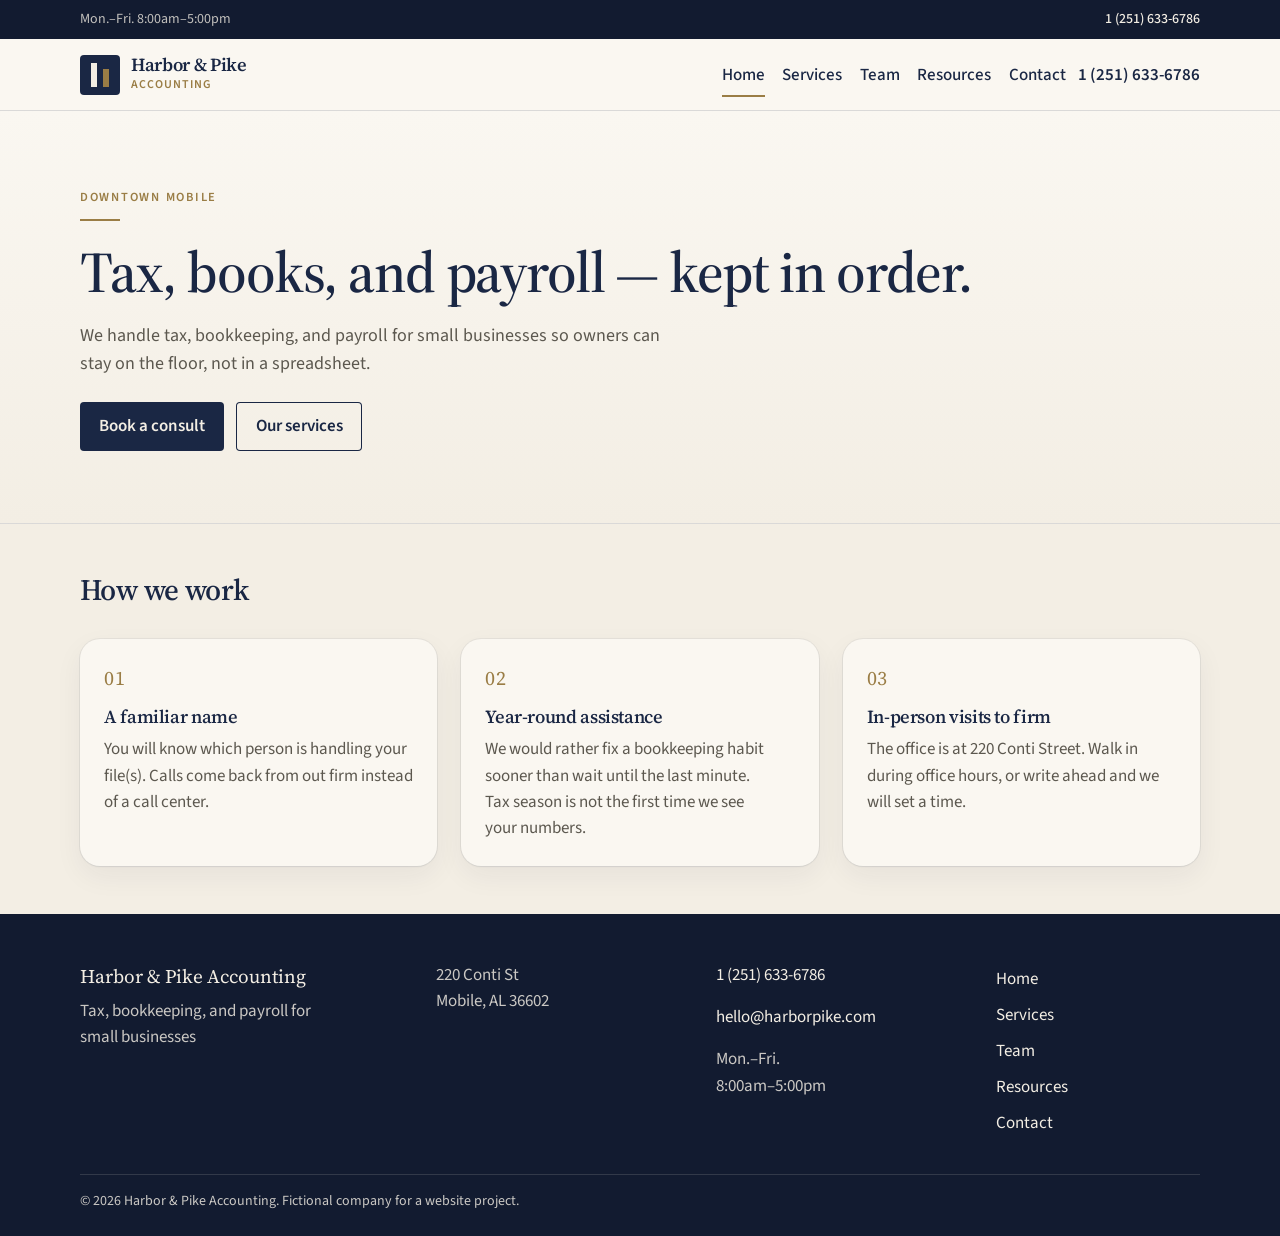
<file: index.html>
<!DOCTYPE html>
<html lang="en">
<head>
  <meta charset="utf-8">
  <meta name="viewport" content="width=device-width, initial-scale=1">
  <title>Harbor & Pike Accounting | Tax, bookkeeping, and payroll</title>
  <meta name="description" content="Harbor & Pike Accounting is a downtown Mobile firm for tax, bookkeeping, and payroll for small businesses.">
  <link rel="icon" href="favicon.svg" type="image/svg+xml">
  <link rel="preconnect" href="https://fonts.googleapis.com">
  <link rel="preconnect" href="https://fonts.gstatic.com" crossorigin>
  <link href="https://fonts.googleapis.com/css2?family=Source+Sans+3:ital,wght@0,400;0,500;0,600;1,400&family=Source+Serif+4:opsz,wght@8..60,500;8..60,600&display=swap" rel="stylesheet">
  <link rel="stylesheet" href="css/styles.css">
</head>
<body>
  <a class="skip-link" href="#main">Skip to content</a>

  <div class="topbar">
    <div class="wrap">
      <span class="topbar-extra">Mon.–Fri. 8:00am–5:00pm</span>
      <a href="tel:+12516336786">1 (251) 633-6786</a>
    </div>
  </div>

  <header class="site-header">
    <div class="wrap header-inner">
      <a class="logo" href="index.html">
        <svg class="logo-mark" viewBox="0 0 40 40" aria-hidden="true" focusable="false">
          <rect width="40" height="40" rx="4" fill="#1a2744"/>
          <rect x="11" y="8" width="6" height="24" fill="#f3eee4"/>
          <rect x="23" y="14" width="6" height="18" fill="#9a7d45"/>
        </svg>
        <span class="logo-text">
          <span class="logo-name">Harbor & Pike</span>
          <span class="logo-place">Accounting</span>
        </span>
      </a>
      <button class="menu-button" type="button" aria-expanded="false" aria-controls="site-nav">Menu</button>
      <nav id="site-nav" class="site-nav" aria-label="Primary">
        <ul>
          <li><a href="index.html" class="is-current" aria-current="page">Home</a></li>
          <li><a href="services.html">Services</a></li>
          <li><a href="team.html">Team</a></li>
          <li><a href="resources.html">Resources</a></li>
          <li><a href="contact.html">Contact</a></li>
        </ul>
      </nav>
      <a class="header-phone" href="tel:+12516336786">1 (251) 633-6786</a>
    </div>
  </header>

  <main id="main">
    <section class="hero">
      <div class="wrap">
        <p class="kicker">Downtown Mobile</p>
        <h1>Tax, books, and payroll — kept in order.</h1>
        <p class="lede">We handle tax, bookkeeping, and payroll for small businesses so owners can stay on the floor, not in a spreadsheet.</p>
        <div class="btn-row">
          <a class="btn btn-primary" href="contact.html">Book a consult</a>
          <a class="btn btn-ghost" href="services.html">Our services</a>
        </div>
      </div>
    </section>

    <section class="section" aria-labelledby="trust-heading">
      <div class="wrap">
        <div class="section-head">
          <h2 id="trust-heading">How we work</h2>
        </div>
        <ul class="points">
          <li class="point">
            <span class="point-num">01</span>
            <h3>A familiar name</h3>
            <p>You will know which person is handling your file(s). Calls come back from out firm instead of a call center.</p>
          </li>
          <li class="point">
            <span class="point-num">02</span>
            <h3>Year-round assistance</h3>
            <p>We would rather fix a bookkeeping habit sooner than wait until the last minute. Tax season is not the first time we see your numbers.</p>
          </li>
          <li class="point">
            <span class="point-num">03</span>
            <h3>In-person visits to firm</h3>
            <p>The office is at 220 Conti Street. Walk in during office hours, or write ahead and we will set a time.</p>
          </li>
        </ul>
      </div>
    </section>
  </main>

  <footer class="site-footer">
    <div class="wrap footer-grid">
      <div>
        <p class="footer-name">Harbor & Pike Accounting</p>
        <p>Tax, bookkeeping, and payroll for small businesses</p>
      </div>
      <div>
        <address>
          220 Conti St<br>
          Mobile, AL 36602
        </address>
      </div>
      <div>
        <p><a href="tel:+12516336786">1 (251) 633-6786</a></p>
        <p><a href="mailto:hello@harborpike.com">hello@harborpike.com</a></p>
        <p>Mon.–Fri.<br>8:00am–5:00pm</p>
      </div>
      <div>
        <ul class="footer-nav">
          <li><a href="index.html">Home</a></li>
          <li><a href="services.html">Services</a></li>
          <li><a href="team.html">Team</a></li>
          <li><a href="resources.html">Resources</a></li>
          <li><a href="contact.html">Contact</a></li>
        </ul>
      </div>
    </div>
    <div class="wrap footer-copy">
      <p>© 2026 Harbor & Pike Accounting. Fictional company for a website project.</p>
    </div>
  </footer>

  <script src="js/main.js"></script>
</body>
</html>
</file>
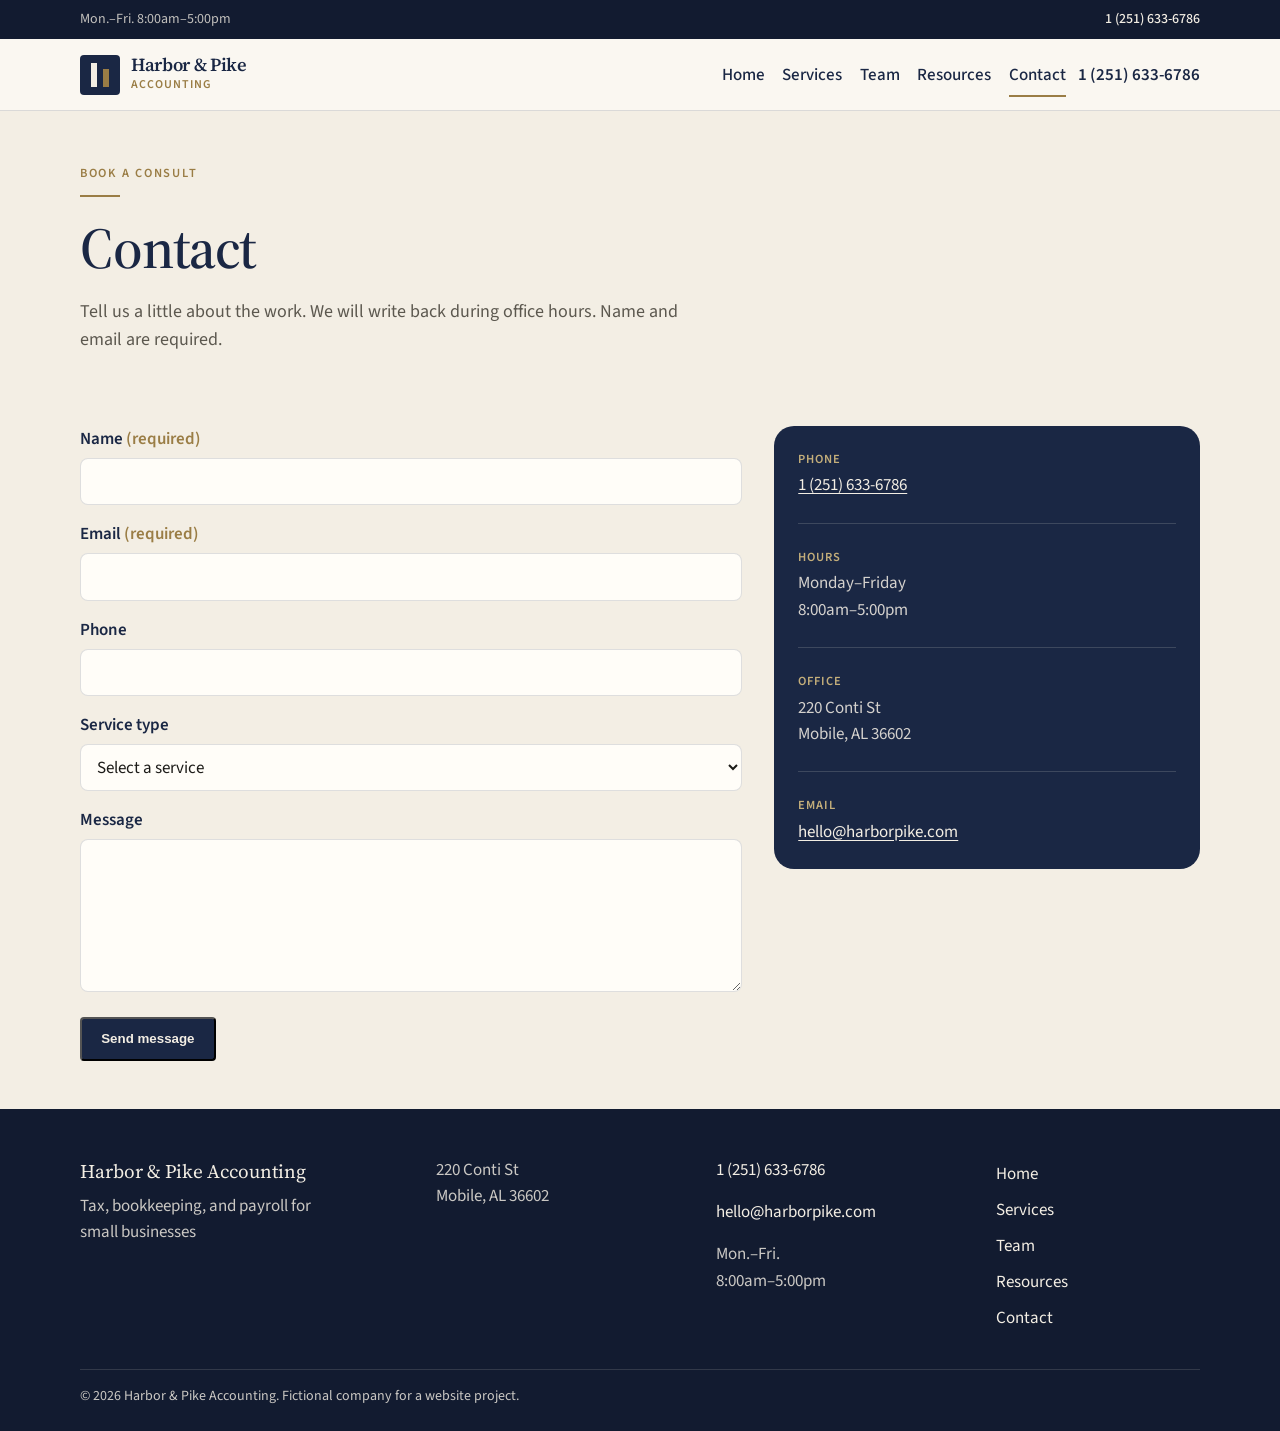
<file: contact.html>
<!DOCTYPE html>
<html lang="en">
<head>
  <meta charset="utf-8">
  <meta name="viewport" content="width=device-width, initial-scale=1">
  <title>Contact | Harbor & Pike Accounting</title>
  <meta name="description" content="Book a consult with Harbor & Pike Accounting. 220 Conti St, Mobile, AL. 1 (251) 633-6786. Mon.–Fri. 8:00am–5:00pm.">
  <link rel="icon" href="favicon.svg" type="image/svg+xml">
  <link rel="preconnect" href="https://fonts.googleapis.com">
  <link rel="preconnect" href="https://fonts.gstatic.com" crossorigin>
  <link href="https://fonts.googleapis.com/css2?family=Source+Sans+3:ital,wght@0,400;0,500;0,600;1,400&family=Source+Serif+4:opsz,wght@8..60,500;8..60,600&display=swap" rel="stylesheet">
  <link rel="stylesheet" href="css/styles.css">
</head>
<body>
  <a class="skip-link" href="#main">Skip to content</a>

  <div class="topbar">
    <div class="wrap">
      <span class="topbar-extra">Mon.–Fri. 8:00am–5:00pm</span>
      <a href="tel:+12516336786">1 (251) 633-6786</a>
    </div>
  </div>

  <header class="site-header">
    <div class="wrap header-inner">
      <a class="logo" href="index.html">
        <svg class="logo-mark" viewBox="0 0 40 40" aria-hidden="true" focusable="false">
          <rect width="40" height="40" rx="4" fill="#1a2744"/>
          <rect x="11" y="8" width="6" height="24" fill="#f3eee4"/>
          <rect x="23" y="14" width="6" height="18" fill="#9a7d45"/>
        </svg>
        <span class="logo-text">
          <span class="logo-name">Harbor & Pike</span>
          <span class="logo-place">Accounting</span>
        </span>
      </a>
      <button class="menu-button" type="button" aria-expanded="false" aria-controls="site-nav">Menu</button>
      <nav id="site-nav" class="site-nav" aria-label="Primary">
        <ul>
          <li><a href="index.html">Home</a></li>
          <li><a href="services.html">Services</a></li>
          <li><a href="team.html">Team</a></li>
          <li><a href="resources.html">Resources</a></li>
          <li><a href="contact.html" class="is-current" aria-current="page">Contact</a></li>
        </ul>
      </nav>
      <a class="header-phone" href="tel:+12516336786">1 (251) 633-6786</a>
    </div>
  </header>

  <main id="main">
    <section class="page-hero">
      <div class="wrap">
        <p class="kicker">Book a consult</p>
        <h1>Contact</h1>
        <p class="lede">Tell us a little about the work. We will write back during office hours. Name and email are required.</p>
      </div>
    </section>

    <section class="section">
      <div class="wrap contact-layout">
        <div>
          <form id="contact-form" name="contact" action="/contact.html" method="POST" data-netlify="true" netlify-honeypot="bot-field">
            <input type="hidden" name="form-name" value="contact">
            <p class="visually-hidden">
              <label>Leave this field empty <input name="bot-field" tabindex="-1" autocomplete="off"></label>
            </p>
            <p class="form-error" id="form-error" role="alert" hidden></p>

            <div class="field">
              <label for="name">Name <span class="req">(required)</span></label>
              <input id="name" name="name" type="text" autocomplete="name">
            </div>

            <div class="field">
              <label for="email">Email <span class="req">(required)</span></label>
              <input id="email" name="email" type="email" autocomplete="email">
            </div>

            <div class="field">
              <label for="phone">Phone</label>
              <input id="phone" name="phone" type="tel" autocomplete="tel">
            </div>

            <div class="field">
              <label for="service-type">Service type</label>
              <select id="service-type" name="service-type">
                <option value="">Select a service</option>
                <option value="personal-tax">Personal tax</option>
                <option value="tax-planning">Tax planning</option>
                <option value="bookkeeping">Bookkeeping</option>
                <option value="payroll">Payroll</option>
                <option value="quarterly">Quarterly estimates</option>
                <option value="other">Something else</option>
              </select>
            </div>

            <div class="field">
              <label for="message">Message</label>
              <textarea id="message" name="message" rows="5"></textarea>
            </div>

            <button class="btn btn-primary" type="submit">Send message</button>
          </form>

          <div class="form-thanks" id="form-thanks" hidden>
            <h2>Thank you</h2>
            <p>We have your note. Someone from the office will write back during Monday–Friday hours, 8:00am–5:00pm. If it is urgent, call 1 (251) 633-6786.</p>
          </div>
        </div>

        <aside class="contact-aside" aria-label="Office details">
          <div class="stack">
            <span class="contact-label">Phone</span>
            <p><a href="tel:+12516336786">1 (251) 633-6786</a></p>
          </div>
          <div class="stack">
            <span class="contact-label">Hours</span>
            <p>Monday–Friday<br>8:00am–5:00pm</p>
          </div>
          <div class="stack">
            <span class="contact-label">Office</span>
            <address>
              220 Conti St<br>
              Mobile, AL 36602
            </address>
          </div>
          <div class="stack">
            <span class="contact-label">Email</span>
            <p><a href="mailto:hello@harborpike.com">hello@harborpike.com</a></p>
          </div>
        </aside>
      </div>
    </section>
  </main>

  <footer class="site-footer">
    <div class="wrap footer-grid">
      <div>
        <p class="footer-name">Harbor & Pike Accounting</p>
        <p>Tax, bookkeeping, and payroll for small businesses</p>
      </div>
      <div>
        <address>
          220 Conti St<br>
          Mobile, AL 36602
        </address>
      </div>
      <div>
        <p><a href="tel:+12516336786">1 (251) 633-6786</a></p>
        <p><a href="mailto:hello@harborpike.com">hello@harborpike.com</a></p>
        <p>Mon.–Fri.<br>8:00am–5:00pm</p>
      </div>
      <div>
        <ul class="footer-nav">
          <li><a href="index.html">Home</a></li>
          <li><a href="services.html">Services</a></li>
          <li><a href="team.html">Team</a></li>
          <li><a href="resources.html">Resources</a></li>
          <li><a href="contact.html">Contact</a></li>
        </ul>
      </div>
    </div>
    <div class="wrap footer-copy">
      <p>© 2026 Harbor & Pike Accounting. Fictional company for a website project.</p>
    </div>
  </footer>

  <script src="js/main.js"></script>
</body>
</html>
</file>
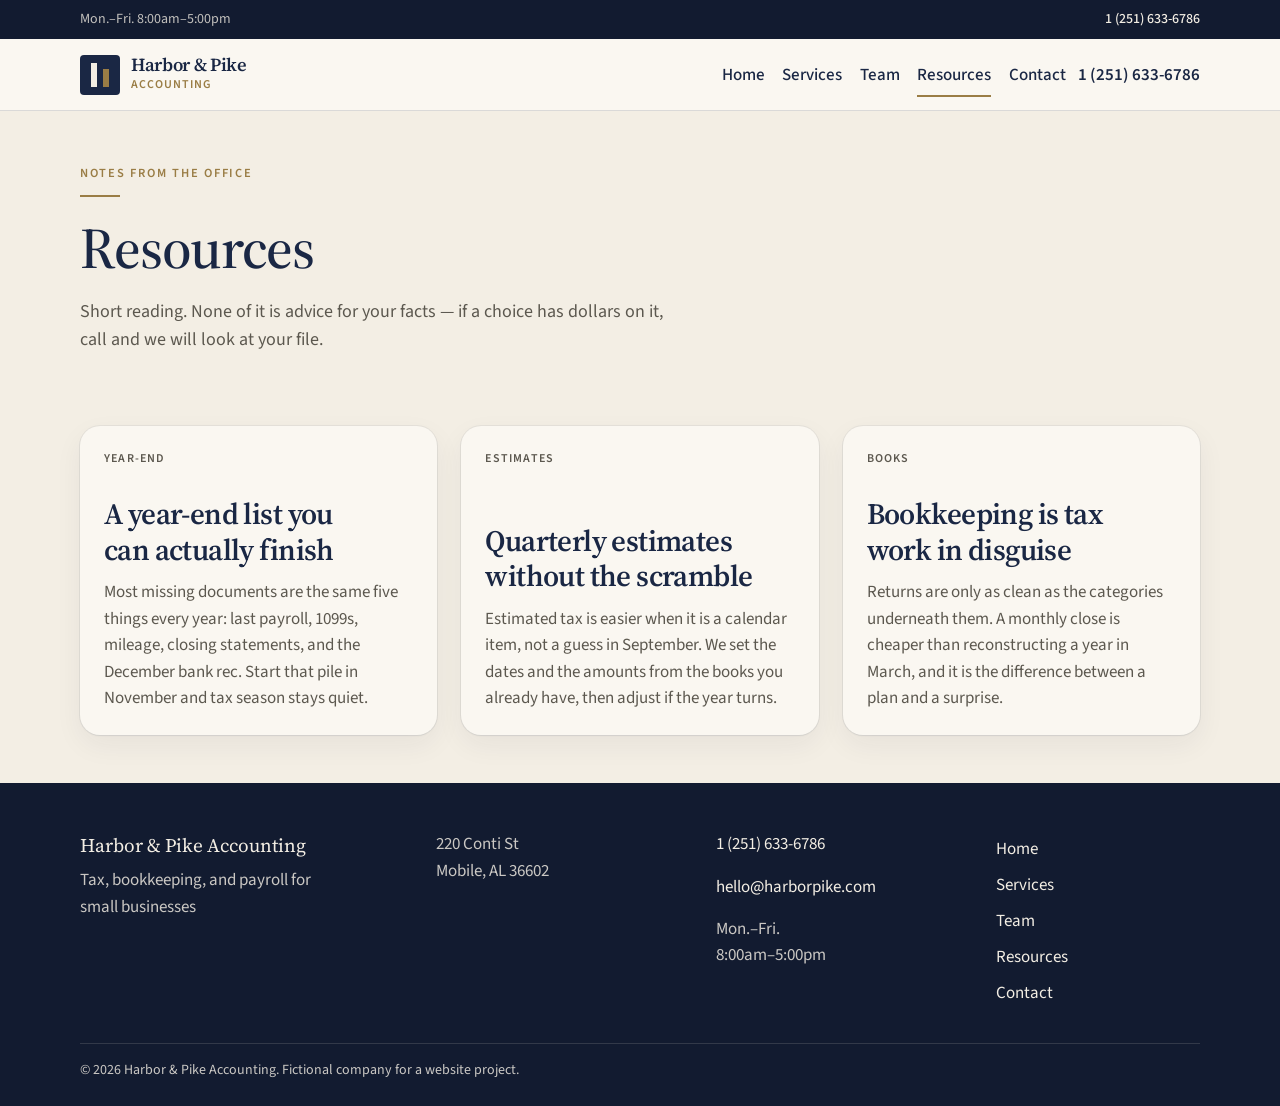
<file: resources.html>
<!DOCTYPE html>
<html lang="en">
<head>
  <meta charset="utf-8">
  <meta name="viewport" content="width=device-width, initial-scale=1">
  <title>Resources | Harbor & Pike Accounting</title>
  <meta name="description" content="Short notes from Harbor & Pike on year-end documents, quarterly estimates, and why bookkeeping is tax work.">
  <link rel="icon" href="favicon.svg" type="image/svg+xml">
  <link rel="preconnect" href="https://fonts.googleapis.com">
  <link rel="preconnect" href="https://fonts.gstatic.com" crossorigin>
  <link href="https://fonts.googleapis.com/css2?family=Source+Sans+3:ital,wght@0,400;0,500;0,600;1,400&family=Source+Serif+4:opsz,wght@8..60,500;8..60,600&display=swap" rel="stylesheet">
  <link rel="stylesheet" href="css/styles.css">
</head>
<body>
  <a class="skip-link" href="#main">Skip to content</a>

  <div class="topbar">
    <div class="wrap">
      <span class="topbar-extra">Mon.–Fri. 8:00am–5:00pm</span>
      <a href="tel:+12516336786">1 (251) 633-6786</a>
    </div>
  </div>

  <header class="site-header">
    <div class="wrap header-inner">
      <a class="logo" href="index.html">
        <svg class="logo-mark" viewBox="0 0 40 40" aria-hidden="true" focusable="false">
          <rect width="40" height="40" rx="4" fill="#1a2744"/>
          <rect x="11" y="8" width="6" height="24" fill="#f3eee4"/>
          <rect x="23" y="14" width="6" height="18" fill="#9a7d45"/>
        </svg>
        <span class="logo-text">
          <span class="logo-name">Harbor & Pike</span>
          <span class="logo-place">Accounting</span>
        </span>
      </a>
      <button class="menu-button" type="button" aria-expanded="false" aria-controls="site-nav">Menu</button>
      <nav id="site-nav" class="site-nav" aria-label="Primary">
        <ul>
          <li><a href="index.html">Home</a></li>
          <li><a href="services.html">Services</a></li>
          <li><a href="team.html">Team</a></li>
          <li><a href="resources.html" class="is-current" aria-current="page">Resources</a></li>
          <li><a href="contact.html">Contact</a></li>
        </ul>
      </nav>
      <a class="header-phone" href="tel:+12516336786">1 (251) 633-6786</a>
    </div>
  </header>

  <main id="main">
    <section class="page-hero">
      <div class="wrap">
        <p class="kicker">Notes from the office</p>
        <h1>Resources</h1>
        <p class="lede">Short reading. None of it is advice for your facts — if a choice has dollars on it, call and we will look at your file.</p>
      </div>
    </section>

    <section class="section">
      <div class="wrap">
        <div class="card-grid">
          <article class="card">
            <p class="card-kicker">Year-end</p>
            <h2><a href="#">A year-end list you can actually finish</a></h2>
            <p>Most missing documents are the same five things every year: last payroll, 1099s, mileage, closing statements, and the December bank rec. Start that pile in November and tax season stays quiet.</p>
          </article>
          <article class="card">
            <p class="card-kicker">Estimates</p>
            <h2><a href="#">Quarterly estimates without the scramble</a></h2>
            <p>Estimated tax is easier when it is a calendar item, not a guess in September. We set the dates and the amounts from the books you already have, then adjust if the year turns.</p>
          </article>
          <article class="card">
            <p class="card-kicker">Books</p>
            <h2><a href="#">Bookkeeping is tax work in disguise</a></h2>
            <p>Returns are only as clean as the categories underneath them. A monthly close is cheaper than reconstructing a year in March, and it is the difference between a plan and a surprise.</p>
          </article>
        </div>
      </div>
    </section>
  </main>

  <footer class="site-footer">
    <div class="wrap footer-grid">
      <div>
        <p class="footer-name">Harbor & Pike Accounting</p>
        <p>Tax, bookkeeping, and payroll for small businesses</p>
      </div>
      <div>
        <address>
          220 Conti St<br>
          Mobile, AL 36602
        </address>
      </div>
      <div>
        <p><a href="tel:+12516336786">1 (251) 633-6786</a></p>
        <p><a href="mailto:hello@harborpike.com">hello@harborpike.com</a></p>
        <p>Mon.–Fri.<br>8:00am–5:00pm</p>
      </div>
      <div>
        <ul class="footer-nav">
          <li><a href="index.html">Home</a></li>
          <li><a href="services.html">Services</a></li>
          <li><a href="team.html">Team</a></li>
          <li><a href="resources.html">Resources</a></li>
          <li><a href="contact.html">Contact</a></li>
        </ul>
      </div>
    </div>
    <div class="wrap footer-copy">
      <p>© 2026 Harbor & Pike Accounting. Fictional company for a website project.</p>
    </div>
  </footer>

  <script src="js/main.js"></script>
</body>
</html>
</file>
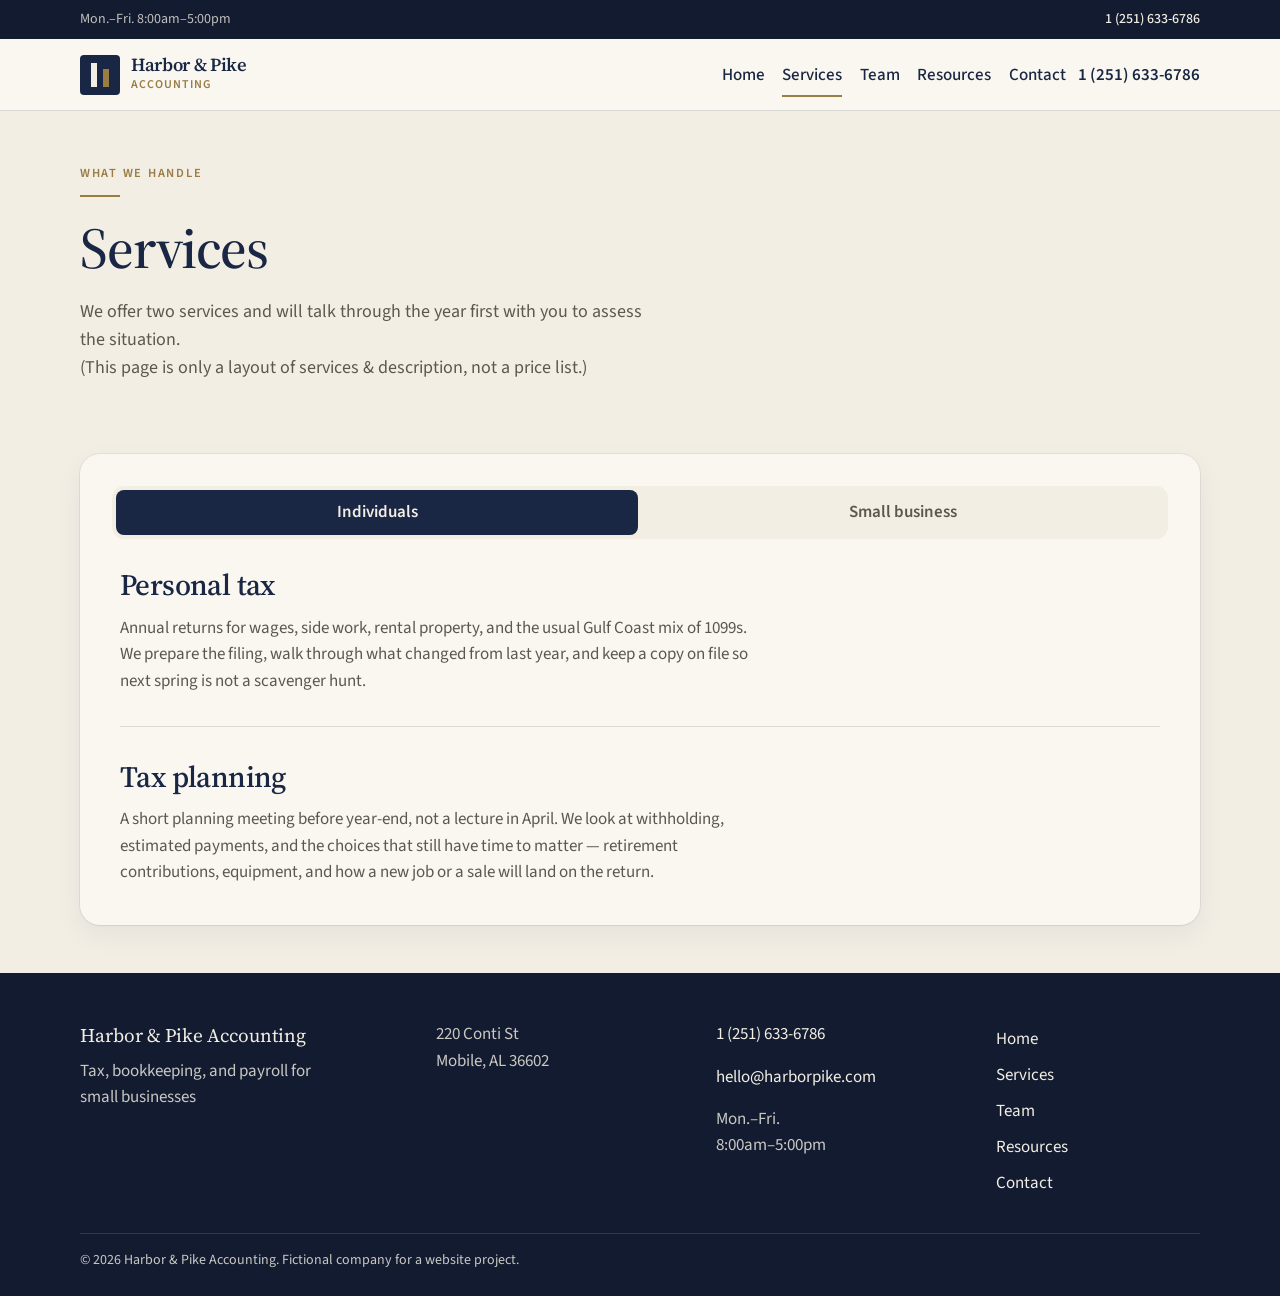
<file: services.html>
<!DOCTYPE html>
<html lang="en">
<head>
  <meta charset="utf-8">
  <meta name="viewport" content="width=device-width, initial-scale=1">
  <title>Services | Harbor & Pike Accounting</title>
  <meta name="description" content="Personal tax and planning for individuals. Bookkeeping, payroll, and quarterly estimates for small businesses in Mobile, Alabama.">
  <link rel="icon" href="favicon.svg" type="image/svg+xml">
  <link rel="preconnect" href="https://fonts.googleapis.com">
  <link rel="preconnect" href="https://fonts.gstatic.com" crossorigin>
  <link href="https://fonts.googleapis.com/css2?family=Source+Sans+3:ital,wght@0,400;0,500;0,600;1,400&family=Source+Serif+4:opsz,wght@8..60,500;8..60,600&display=swap" rel="stylesheet">
  <link rel="stylesheet" href="css/styles.css">
</head>
<body>
  <a class="skip-link" href="#main">Skip to content</a>

  <div class="topbar">
    <div class="wrap">
      <span class="topbar-extra">Mon.–Fri. 8:00am–5:00pm</span>
      <a href="tel:+12516336786">1 (251) 633-6786</a>
    </div>
  </div>

  <header class="site-header">
    <div class="wrap header-inner">
      <a class="logo" href="index.html">
        <svg class="logo-mark" viewBox="0 0 40 40" aria-hidden="true" focusable="false">
          <rect width="40" height="40" rx="4" fill="#1a2744"/>
          <rect x="11" y="8" width="6" height="24" fill="#f3eee4"/>
          <rect x="23" y="14" width="6" height="18" fill="#9a7d45"/>
        </svg>
        <span class="logo-text">
          <span class="logo-name">Harbor & Pike</span>
          <span class="logo-place">Accounting</span>
        </span>
      </a>
      <button class="menu-button" type="button" aria-expanded="false" aria-controls="site-nav">Menu</button>
      <nav id="site-nav" class="site-nav" aria-label="Primary">
        <ul>
          <li><a href="index.html">Home</a></li>
          <li><a href="services.html" class="is-current" aria-current="page">Services</a></li>
          <li><a href="team.html">Team</a></li>
          <li><a href="resources.html">Resources</a></li>
          <li><a href="contact.html">Contact</a></li>
        </ul>
      </nav>
      <a class="header-phone" href="tel:+12516336786">1 (251) 633-6786</a>
    </div>
  </header>

  <main id="main">
    <section class="page-hero">
      <div class="wrap">
        <p class="kicker">What we handle</p>
        <h1>Services</h1>
        <p class="lede">We offer two services and will talk through the year first with you to assess the situation. <br>(This page is only a layout of services & description, not a price list.)</p>
      </div>
    </section>

    <section class="section" aria-labelledby="services-heading">
      <div class="wrap">
        <h2 id="services-heading" class="visually-hidden">Service groups</h2>
        <div class="tabs">
          <div class="tab-list" role="tablist" aria-label="Service groups">
            <button class="tab" type="button" role="tab" id="tab-individuals" aria-controls="panel-individuals" aria-selected="true">Individuals</button>
            <button class="tab" type="button" role="tab" id="tab-business" aria-controls="panel-business" aria-selected="false">Small business</button>
          </div>

          <div class="tab-panel" role="tabpanel" id="panel-individuals" aria-labelledby="tab-individuals">
            <article class="service-block">
              <h2>Personal tax</h2>
              <p>Annual returns for wages, side work, rental property, and the usual Gulf Coast mix of 1099s. We prepare the filing, walk through what changed from last year, and keep a copy on file so next spring is not a scavenger hunt.</p>
            </article>
            <article class="service-block">
              <h2>Tax planning</h2>
              <p>A short planning meeting before year-end, not a lecture in April. We look at withholding, estimated payments, and the choices that still have time to matter — retirement contributions, equipment, and how a new job or a sale will land on the return.</p>
            </article>
          </div>

          <div class="tab-panel" role="tabpanel" id="panel-business" aria-labelledby="tab-business" hidden>
            <article class="service-block">
              <h2>Bookkeeping</h2>
              <p>Monthly closes for shops, crews, and offices that need clean categories more than a fancy dashboard. Bank recs, bills, and a report you can read. The point is a set of books we can both trust when tax season arrives.</p>
            </article>
            <article class="service-block">
              <h2>Payroll</h2>
              <p>Regular pay runs, deposits, and the filings that go with them. We keep the calendar, so payday does not depend on someone remembering a due date. New hires and the occasional bonus are part of the same work.</p>
            </article>
            <article class="service-block">
              <h2>Quarterly estimates</h2>
              <p>Estimated tax drawn from the books you already have, with dates on a calendar. We would rather send four boring payments than one painful catch-up. If the year turns, we adjust the next voucher instead of guessing.</p>
            </article>
          </div>
        </div>
      </div>
    </section>
  </main>

  <footer class="site-footer">
    <div class="wrap footer-grid">
      <div>
        <p class="footer-name">Harbor & Pike Accounting</p>
        <p>Tax, bookkeeping, and payroll for small businesses</p>
      </div>
      <div>
        <address>
          220 Conti St<br>
          Mobile, AL 36602
        </address>
      </div>
      <div>
        <p><a href="tel:+12516336786">1 (251) 633-6786</a></p>
        <p><a href="mailto:hello@harborpike.com">hello@harborpike.com</a></p>
        <p>Mon.–Fri.<br>8:00am–5:00pm</p>
      </div>
      <div>
        <ul class="footer-nav">
          <li><a href="index.html">Home</a></li>
          <li><a href="services.html">Services</a></li>
          <li><a href="team.html">Team</a></li>
          <li><a href="resources.html">Resources</a></li>
          <li><a href="contact.html">Contact</a></li>
        </ul>
      </div>
    </div>
    <div class="wrap footer-copy">
      <p>© 2026 Harbor & Pike Accounting. Fictional company for a website project.</p>
    </div>
  </footer>

  <script src="js/main.js"></script>
</body>
</html>
</file>
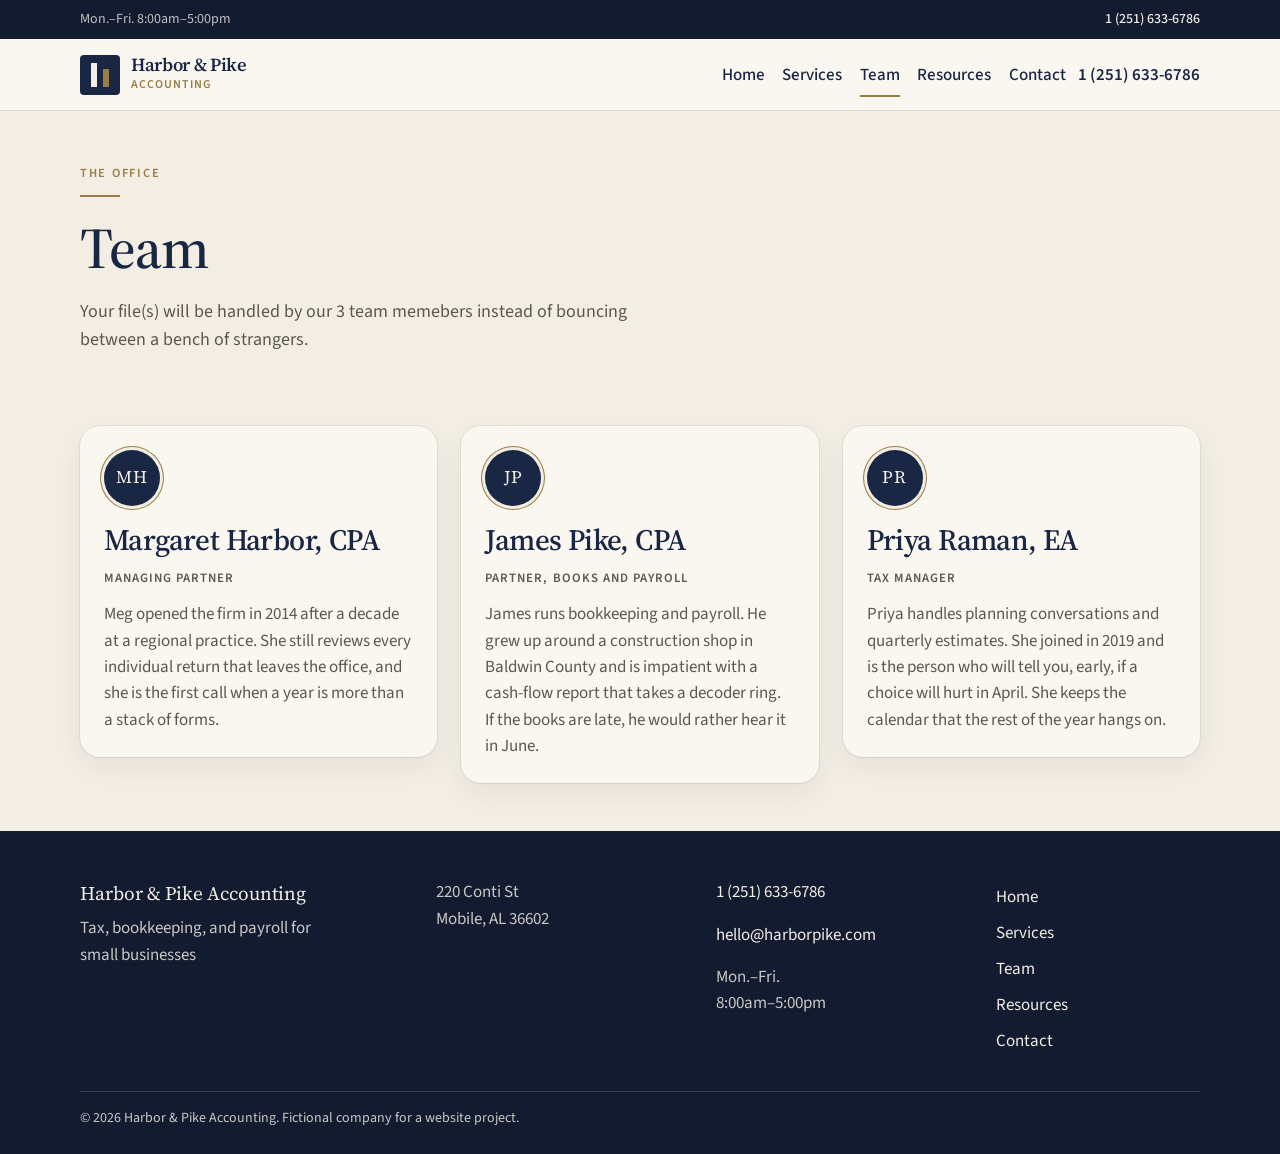
<file: team.html>
<!DOCTYPE html>
<html lang="en">
<head>
  <meta charset="utf-8">
  <meta name="viewport" content="width=device-width, initial-scale=1">
  <title>Team | Harbor & Pike Accounting</title>
  <meta name="description" content="Meet the Harbor & Pike team in downtown Mobile: Margaret Harbor, James Pike, and Priya Raman.">
  <link rel="icon" href="favicon.svg" type="image/svg+xml">
  <link rel="preconnect" href="https://fonts.googleapis.com">
  <link rel="preconnect" href="https://fonts.gstatic.com" crossorigin>
  <link href="https://fonts.googleapis.com/css2?family=Source+Sans+3:ital,wght@0,400;0,500;0,600;1,400&family=Source+Serif+4:opsz,wght@8..60,500;8..60,600&display=swap" rel="stylesheet">
  <link rel="stylesheet" href="css/styles.css">
</head>
<body>
  <a class="skip-link" href="#main">Skip to content</a>

  <div class="topbar">
    <div class="wrap">
      <span class="topbar-extra">Mon.–Fri. 8:00am–5:00pm</span>
      <a href="tel:+12516336786">1 (251) 633-6786</a>
    </div>
  </div>

  <header class="site-header">
    <div class="wrap header-inner">
      <a class="logo" href="index.html">
        <svg class="logo-mark" viewBox="0 0 40 40" aria-hidden="true" focusable="false">
          <rect width="40" height="40" rx="4" fill="#1a2744"/>
          <rect x="11" y="8" width="6" height="24" fill="#f3eee4"/>
          <rect x="23" y="14" width="6" height="18" fill="#9a7d45"/>
        </svg>
        <span class="logo-text">
          <span class="logo-name">Harbor & Pike</span>
          <span class="logo-place">Accounting</span>
        </span>
      </a>
      <button class="menu-button" type="button" aria-expanded="false" aria-controls="site-nav">Menu</button>
      <nav id="site-nav" class="site-nav" aria-label="Primary">
        <ul>
          <li><a href="index.html">Home</a></li>
          <li><a href="services.html">Services</a></li>
          <li><a href="team.html" class="is-current" aria-current="page">Team</a></li>
          <li><a href="resources.html">Resources</a></li>
          <li><a href="contact.html">Contact</a></li>
        </ul>
      </nav>
      <a class="header-phone" href="tel:+12516336786">1 (251) 633-6786</a>
    </div>
  </header>

  <main id="main">
    <section class="page-hero">
      <div class="wrap">
        <p class="kicker">The office</p>
        <h1>Team</h1>
        <p class="lede">Your file(s) will be handled by our 3 team memebers instead of bouncing between a bench of strangers.</p>
      </div>
    </section>

    <section class="section">
      <div class="wrap">
        <ul class="team-grid">
          <li>
            <article class="person">
              <span class="person-mark" aria-hidden="true">MH</span>
              <h2>Margaret Harbor, CPA</h2>
              <p class="person-role">Managing partner</p>
              <p>Meg opened the firm in 2014 after a decade at a regional practice. She still reviews every individual return that leaves the office, and she is the first call when a year is more than a stack of forms.</p>
            </article>
          </li>
          <li>
            <article class="person">
              <span class="person-mark" aria-hidden="true">JP</span>
              <h2>James Pike, CPA</h2>
              <p class="person-role">Partner, books and payroll</p>
              <p>James runs bookkeeping and payroll. He grew up around a construction shop in Baldwin County and is impatient with a cash-flow report that takes a decoder ring. If the books are late, he would rather hear it in June.</p>
            </article>
          </li>
          <li>
            <article class="person">
              <span class="person-mark" aria-hidden="true">PR</span>
              <h2>Priya Raman, EA</h2>
              <p class="person-role">Tax manager</p>
              <p>Priya handles planning conversations and quarterly estimates. She joined in 2019 and is the person who will tell you, early, if a choice will hurt in April. She keeps the calendar that the rest of the year hangs on.</p>
            </article>
          </li>
        </ul>
      </div>
    </section>
  </main>

  <footer class="site-footer">
    <div class="wrap footer-grid">
      <div>
        <p class="footer-name">Harbor & Pike Accounting</p>
        <p>Tax, bookkeeping, and payroll for small businesses</p>
      </div>
      <div>
        <address>
          220 Conti St<br>
          Mobile, AL 36602
        </address>
      </div>
      <div>
        <p><a href="tel:+12516336786">1 (251) 633-6786</a></p>
        <p><a href="mailto:hello@harborpike.com">hello@harborpike.com</a></p>
        <p>Mon.–Fri.<br>8:00am–5:00pm</p>
      </div>
      <div>
        <ul class="footer-nav">
          <li><a href="index.html">Home</a></li>
          <li><a href="services.html">Services</a></li>
          <li><a href="team.html">Team</a></li>
          <li><a href="resources.html">Resources</a></li>
          <li><a href="contact.html">Contact</a></li>
        </ul>
      </div>
    </div>
    <div class="wrap footer-copy">
      <p>© 2026 Harbor & Pike Accounting. Fictional company for a website project.</p>
    </div>
  </footer>

  <script src="js/main.js"></script>
</body>
</html>
</file>
<file: css/styles.css>
/* Harbor & Pike Accounting
   One stylesheet for every page.
   Palette: navy, cream, one muted gold.
   Mobile first: the phone layout is the default. Wider rules come later. */

:root {
  --navy: #1a2744;
  --navy-deep: #121b30;
  --cream: #f3eee4;
  --cream-dark: #e6dccb;
  --paper: #faf7f1;
  --ink: #1c1b18;
  --muted: #5c584f;
  --gold: #9a7d45;
  --gold-soft: #c4ae7a;
  --line: rgba(26, 39, 68, 0.14);
  --white: #fffdf8;

  --font-display: "Source Serif 4", "Times New Roman", Georgia, serif;
  --font-body: "Source Sans 3", "Segoe UI", sans-serif;

  --space-1: 0.25rem;
  --space-2: 0.5rem;
  --space-3: 0.75rem;
  --space-4: 1rem;
  --space-5: 1.5rem;
  --space-6: 2rem;
  --space-7: 3rem;
  --space-8: 4.5rem;

  --radius-sm: 4px;
  --radius-md: 8px;
  --radius-lg: 20px;

  --wrap: 70rem;

  --shadow:
    0 0 0 1px rgba(26, 39, 68, 0.06),
    0 1px 2px rgba(26, 39, 68, 0.05),
    0 10px 28px rgba(26, 39, 68, 0.06);
  --shadow-hover:
    0 0 0 1px rgba(26, 39, 68, 0.1),
    0 2px 4px rgba(26, 39, 68, 0.06),
    0 14px 32px rgba(26, 39, 68, 0.08);

  --motion-fast: 150ms;
  --motion-med: 250ms;
  --ease: cubic-bezier(0.22, 1, 0.36, 1);
}

/* ---------- Base ---------- */

*,
*::before,
*::after {
  box-sizing: border-box;
}

html {
  -webkit-text-size-adjust: 100%;
  scroll-behavior: smooth;
  -webkit-font-smoothing: antialiased;
  -moz-osx-font-smoothing: grayscale;
}

body {
  margin: 0;
  font-family: var(--font-body);
  font-size: 1.0625rem;
  line-height: 1.55;
  color: var(--ink);
  background: var(--cream);
}

img,
svg {
  display: block;
  max-width: 100%;
}

h1,
h2,
h3 {
  font-family: var(--font-display);
  font-weight: 550;
  line-height: 1.2;
  letter-spacing: -0.02em;
  text-wrap: balance;
  color: var(--navy);
}

h1 {
  font-size: clamp(2rem, 1.3rem + 3.2vw, 3.6rem);
  margin: 0 0 var(--space-4);
}

h2 {
  font-size: clamp(1.4rem, 1.15rem + 1.2vw, 1.85rem);
  margin: 0 0 var(--space-3);
}

h3 {
  font-size: 1.15rem;
  margin: 0 0 var(--space-2);
}

p {
  margin: 0 0 var(--space-4);
  text-wrap: pretty;
}

p:last-child {
  margin-bottom: 0;
}

a {
  color: var(--navy);
  text-underline-offset: 0.18em;
}

a:hover {
  color: var(--gold);
}

:focus-visible {
  outline: 2px solid var(--gold);
  outline-offset: 3px;
}

ul,
ol {
  margin: 0;
  padding: 0;
}

button,
[role="button"] {
  cursor: pointer;
}

.wrap {
  width: min(100% - 2rem, var(--wrap));
  margin-inline: auto;
}

.muted {
  color: var(--muted);
}

.visually-hidden {
  position: absolute;
  width: 1px;
  height: 1px;
  padding: 0;
  margin: -1px;
  overflow: hidden;
  clip: rect(0, 0, 0, 0);
  white-space: nowrap;
  border: 0;
}

.lede {
  font-size: 1.125rem;
  max-width: 38rem;
  color: var(--muted);
}

/* Skip link sits off-screen until a keyboard user tabs to it. */
.skip-link {
  position: absolute;
  left: 0.75rem;
  top: -3rem;
  z-index: 20;
  padding: 0.6rem 0.9rem;
  background: var(--navy);
  color: var(--cream);
  text-decoration: none;
}

.skip-link:focus {
  top: 0.75rem;
  color: var(--cream);
}

/* ---------- Top bar ---------- */

.topbar {
  background: var(--navy-deep);
  color: var(--cream);
  font-size: 0.875rem;
}

.topbar .wrap {
  display: flex;
  flex-wrap: wrap;
  gap: 0.35rem 1.25rem;
  justify-content: space-between;
  padding-block: 0.55rem;
}

.topbar a {
  color: var(--cream);
  text-decoration: none;
  font-weight: 500;
}

.topbar a:hover {
  color: var(--gold-soft);
}

.topbar-extra {
  color: rgba(243, 238, 228, 0.78);
}

/* ---------- Header / nav ---------- */

.site-header {
  background: var(--paper);
  border-bottom: 1px solid var(--line);
}

.header-inner {
  display: flex;
  flex-wrap: wrap;
  align-items: center;
  gap: var(--space-3);
  padding-block: 0.85rem;
}

.logo {
  display: flex;
  align-items: center;
  gap: 0.7rem;
  margin-right: auto;
  text-decoration: none;
  color: var(--navy);
  min-height: 44px;
}

.logo:hover {
  color: var(--navy);
}

.logo-mark {
  width: 40px;
  height: 40px;
  flex-shrink: 0;
}

.logo-text {
  display: flex;
  flex-direction: column;
  gap: 0.1rem;
}

.logo-name {
  font-family: var(--font-display);
  font-size: 1.15rem;
  font-weight: 600;
  letter-spacing: -0.02em;
  line-height: 1.1;
}

.logo-place {
  font-size: 0.75rem;
  letter-spacing: 0.08em;
  text-transform: uppercase;
  color: var(--gold);
  font-weight: 600;
}

.menu-button {
  min-height: 44px;
  min-width: 44px;
  padding: 0.5rem 0.9rem;
  border: 1px solid var(--line);
  border-radius: var(--radius-sm);
  background: var(--white);
  color: var(--navy);
  font: inherit;
  font-size: 0.9rem;
  font-weight: 600;
}

.menu-button:hover {
  border-color: var(--navy);
}

.site-nav {
  display: none;
  flex-basis: 100%;
}

.site-nav.is-open {
  display: block;
}

.site-nav ul {
  list-style: none;
  display: flex;
  flex-direction: column;
}

.site-nav a {
  display: flex;
  align-items: center;
  min-height: 44px;
  padding: 0.35rem 0;
  text-decoration: none;
  font-weight: 500;
  color: var(--navy);
  border-bottom: 1px solid var(--line);
}

.site-nav a:hover,
.site-nav a.is-current {
  color: var(--navy);
}

.site-nav a.is-current {
  box-shadow: inset 0 -2px 0 var(--gold);
}

.header-phone {
  display: none;
}

/* ---------- Buttons ---------- */

.btn-row {
  display: flex;
  flex-wrap: wrap;
  gap: 0.75rem;
  margin-top: var(--space-5);
}

.btn {
  display: inline-flex;
  align-items: center;
  justify-content: center;
  min-height: 44px;
  padding: 0.7rem 1.2rem;
  border-radius: var(--radius-sm);
  font-weight: 600;
  text-decoration: none;
  transition:
    background-color var(--motion-fast) var(--ease),
    color var(--motion-fast) var(--ease),
    box-shadow var(--motion-fast) var(--ease),
    transform var(--motion-fast) var(--ease);
}

.btn:active {
  transform: scale(0.96);
}

.btn-primary {
  background: var(--navy);
  color: var(--cream);
  box-shadow: none;
}

.btn-primary:hover {
  background: var(--navy-deep);
  color: var(--cream);
}

.btn-ghost {
  background: transparent;
  color: var(--navy);
  box-shadow: inset 0 0 0 1px var(--navy);
}

.btn-ghost:hover {
  background: var(--navy);
  color: var(--cream);
}

/* ---------- Hero ---------- */

.hero {
  padding: var(--space-7) 0 var(--space-8);
  border-bottom: 1px solid var(--line);
  background:
    linear-gradient(180deg, var(--paper) 0%, var(--cream) 100%);
}

.kicker {
  display: inline-block;
  margin-bottom: var(--space-4);
  font-size: 0.78rem;
  font-weight: 600;
  letter-spacing: 0.14em;
  text-transform: uppercase;
  color: var(--gold);
}

.kicker::after {
  content: "";
  display: block;
  width: 2.5rem;
  height: 2px;
  margin-top: 0.7rem;
  background: var(--gold);
}

/* ---------- Sections ---------- */

.section {
  padding: var(--space-7) 0;
}

.section-alt {
  background: var(--paper);
  border-block: 1px solid var(--line);
}

.section-head {
  max-width: 38rem;
  margin-bottom: var(--space-6);
}

.page-hero {
  padding-top: var(--space-7);
  padding-bottom: var(--space-5);
}

/* ---------- Trust points ---------- */

.points {
  list-style: none;
  display: grid;
  gap: var(--space-5);
}

.point {
  padding: var(--space-5);
  background: var(--paper);
  border-radius: var(--radius-lg);
  box-shadow: var(--shadow);
}

.point-num {
  display: block;
  margin-bottom: var(--space-3);
  font-family: var(--font-display);
  font-size: 1.25rem;
  color: var(--gold);
  letter-spacing: 0.04em;
}

.point h2,
.point h3 {
  margin-bottom: var(--space-2);
}

.point p {
  color: var(--muted);
}

/* ---------- Cards ---------- */

.card-grid {
  display: grid;
  gap: var(--space-5);
}

.card {
  display: flex;
  flex-direction: column;
  gap: var(--space-3);
  padding: var(--space-5);
  background: var(--paper);
  border-radius: var(--radius-lg);
  box-shadow: var(--shadow);
  transition: box-shadow var(--motion-fast) var(--ease);
}

.card:hover {
  box-shadow: var(--shadow-hover);
}

.card h2,
.card h3 {
  margin: 0;
}

.card p {
  color: var(--muted);
  flex: 1;
}

.card a {
  font-weight: 600;
  text-decoration: none;
  color: var(--navy);
}

.card a:hover {
  color: var(--gold);
}

.card-kicker {
  font-size: 0.75rem;
  font-weight: 600;
  letter-spacing: 0.1em;
  text-transform: uppercase;
  color: var(--gold);
}

/* ---------- Service tabs ---------- */

.tabs {
  background: var(--paper);
  border-radius: var(--radius-lg);
  box-shadow: var(--shadow);
  padding: var(--space-4);
}

.tab-list {
  display: flex;
  gap: 0.25rem;
  padding: 0.25rem;
  margin-bottom: var(--space-5);
  background: var(--cream);
  border-radius: 12px;
}

.tab {
  flex: 1;
  min-height: 44px;
  padding: 0.6rem 0.75rem;
  border: 0;
  border-radius: var(--radius-md);
  background: transparent;
  color: var(--muted);
  font: inherit;
  font-weight: 600;
  transition:
    background-color var(--motion-med) var(--ease),
    color var(--motion-med) var(--ease);
}

.tab[aria-selected="true"] {
  background: var(--navy);
  color: var(--cream);
}

.tab-panel {
  padding: 0.25rem 0.5rem 0.5rem;
}

.tab-panel[hidden] {
  display: none;
}

.service-block + .service-block {
  margin-top: var(--space-6);
  padding-top: var(--space-6);
  border-top: 1px solid var(--line);
}

.service-block p {
  color: var(--muted);
  max-width: 40rem;
}

/* ---------- Team ---------- */

.team-grid {
  display: grid;
  gap: var(--space-5);
  list-style: none;
}

.person {
  padding: var(--space-5);
  background: var(--paper);
  border-radius: var(--radius-lg);
  box-shadow: var(--shadow);
}

.person-mark {
  display: flex;
  align-items: center;
  justify-content: center;
  width: 3.5rem;
  height: 3.5rem;
  margin-bottom: var(--space-4);
  border-radius: 999px;
  background: var(--navy);
  color: var(--cream);
  font-family: var(--font-display);
  font-size: 1.1rem;
  letter-spacing: 0.04em;
  box-shadow: 0 0 0 3px var(--cream), 0 0 0 4px var(--gold);
}

.person-role {
  margin: 0 0 var(--space-3);
  font-size: 0.8rem;
  font-weight: 600;
  letter-spacing: 0.08em;
  text-transform: uppercase;
  color: var(--gold);
}

.person p {
  color: var(--muted);
}

/* ---------- Contact ---------- */

.contact-layout {
  display: grid;
  gap: var(--space-6);
}

.contact-aside {
  padding: var(--space-5);
  background: var(--navy);
  color: var(--cream);
  border-radius: var(--radius-lg);
}

.contact-aside h2 {
  color: var(--cream);
}

.contact-aside a {
  color: var(--cream);
}

.contact-aside a:hover {
  color: var(--gold-soft);
}

.contact-aside p,
.contact-aside address {
  font-style: normal;
  color: rgba(243, 238, 228, 0.86);
}

.contact-label {
  display: block;
  margin-bottom: 0.2rem;
  font-size: 0.78rem;
  font-weight: 600;
  letter-spacing: 0.08em;
  text-transform: uppercase;
  color: var(--gold-soft);
}

.contact-aside .stack + .stack {
  margin-top: var(--space-5);
  padding-top: var(--space-5);
  border-top: 1px solid rgba(243, 238, 228, 0.16);
}

/* ---------- Form ---------- */

.field {
  margin-bottom: var(--space-4);
}

.field label {
  display: block;
  margin-bottom: 0.35rem;
  font-weight: 600;
  color: var(--navy);
}

.req {
  color: var(--gold);
}

.field input,
.field select,
.field textarea {
  width: 100%;
  min-height: 44px;
  padding: 0.6rem 0.75rem;
  border: 1px solid var(--line);
  border-radius: var(--radius-md);
  background: var(--white);
  color: var(--ink);
  font: inherit;
}

.field textarea {
  min-height: 8.5rem;
  resize: vertical;
}

.field input:focus,
.field select:focus,
.field textarea:focus {
  outline: 2px solid var(--gold);
  outline-offset: 1px;
  border-color: var(--navy);
}

.form-error {
  margin-bottom: var(--space-4);
  padding: 0.75rem 0.9rem;
  border-radius: var(--radius-md);
  background: #f6eae6;
  color: #6b2a1f;
  font-weight: 500;
}

.form-thanks {
  padding: var(--space-6);
  background: var(--paper);
  border-radius: var(--radius-lg);
  box-shadow: var(--shadow);
}

.form-thanks h2 {
  margin-top: 0;
}

/* ---------- Footer ---------- */

.site-footer {
  background: var(--navy-deep);
  color: rgba(243, 238, 228, 0.82);
  margin-top: auto;
  padding: var(--space-7) 0 var(--space-5);
}

.footer-name {
  font-family: var(--font-display);
  font-size: 1.2rem;
  color: var(--cream);
  margin-bottom: 0.4rem;
}

.site-footer a {
  color: var(--cream);
  text-decoration: none;
}

.site-footer a:hover {
  color: var(--gold-soft);
}

.footer-grid {
  display: grid;
  gap: var(--space-5);
}

.footer-nav {
  list-style: none;
}

.footer-nav a {
  display: inline-flex;
  align-items: center;
  min-height: 36px;
}

.footer-copy {
  margin-top: var(--space-6);
  padding-top: var(--space-4);
  border-top: 1px solid rgba(243, 238, 228, 0.14);
  font-size: 0.875rem;
}

address {
  font-style: normal;
}

/* Page shell: footer stays at the bottom on short pages. */
body {
  min-height: 100vh;
  display: flex;
  flex-direction: column;
}

main {
  flex: 1;
}

/* ---------- Wider screens ---------- */

@media (min-width: 720px) {
  .menu-button {
    display: none;
  }

  .site-nav {
    display: block;
    flex-basis: auto;
  }

  .site-nav ul {
    flex-direction: row;
    gap: 0.25rem 1.1rem;
  }

  .site-nav a {
    border-bottom: 0;
    padding: 0.2rem 0;
  }

  .header-phone {
    display: inline-flex;
    align-items: center;
    min-height: 44px;
    font-weight: 600;
    text-decoration: none;
    color: var(--navy);
  }

  .points {
    grid-template-columns: repeat(3, 1fr);
    gap: var(--space-5);
  }

  .card-grid {
    grid-template-columns: repeat(3, 1fr);
  }

  .team-grid {
    grid-template-columns: repeat(3, 1fr);
  }

  .contact-layout {
    grid-template-columns: 1.4fr 0.9fr;
    align-items: start;
  }

  .footer-grid {
    grid-template-columns: 1.3fr 1fr 1fr 0.8fr;
  }

  .tabs {
    padding: var(--space-6);
  }

  .hero {
    padding-top: var(--space-8);
  }
}

@media (min-width: 960px) {
  .wrap {
    width: min(100% - 3rem, var(--wrap));
  }
}

/* Reduced motion: keep state changes, drop the travel. */
@media (prefers-reduced-motion: reduce) {
  html {
    scroll-behavior: auto;
  }

  *,
  *::before,
  *::after {
    animation-duration: 0.01ms !important;
    animation-iteration-count: 1 !important;
    transition-duration: 0.01ms !important;
  }

  .btn:active {
    transform: none;
  }
}
</file>
